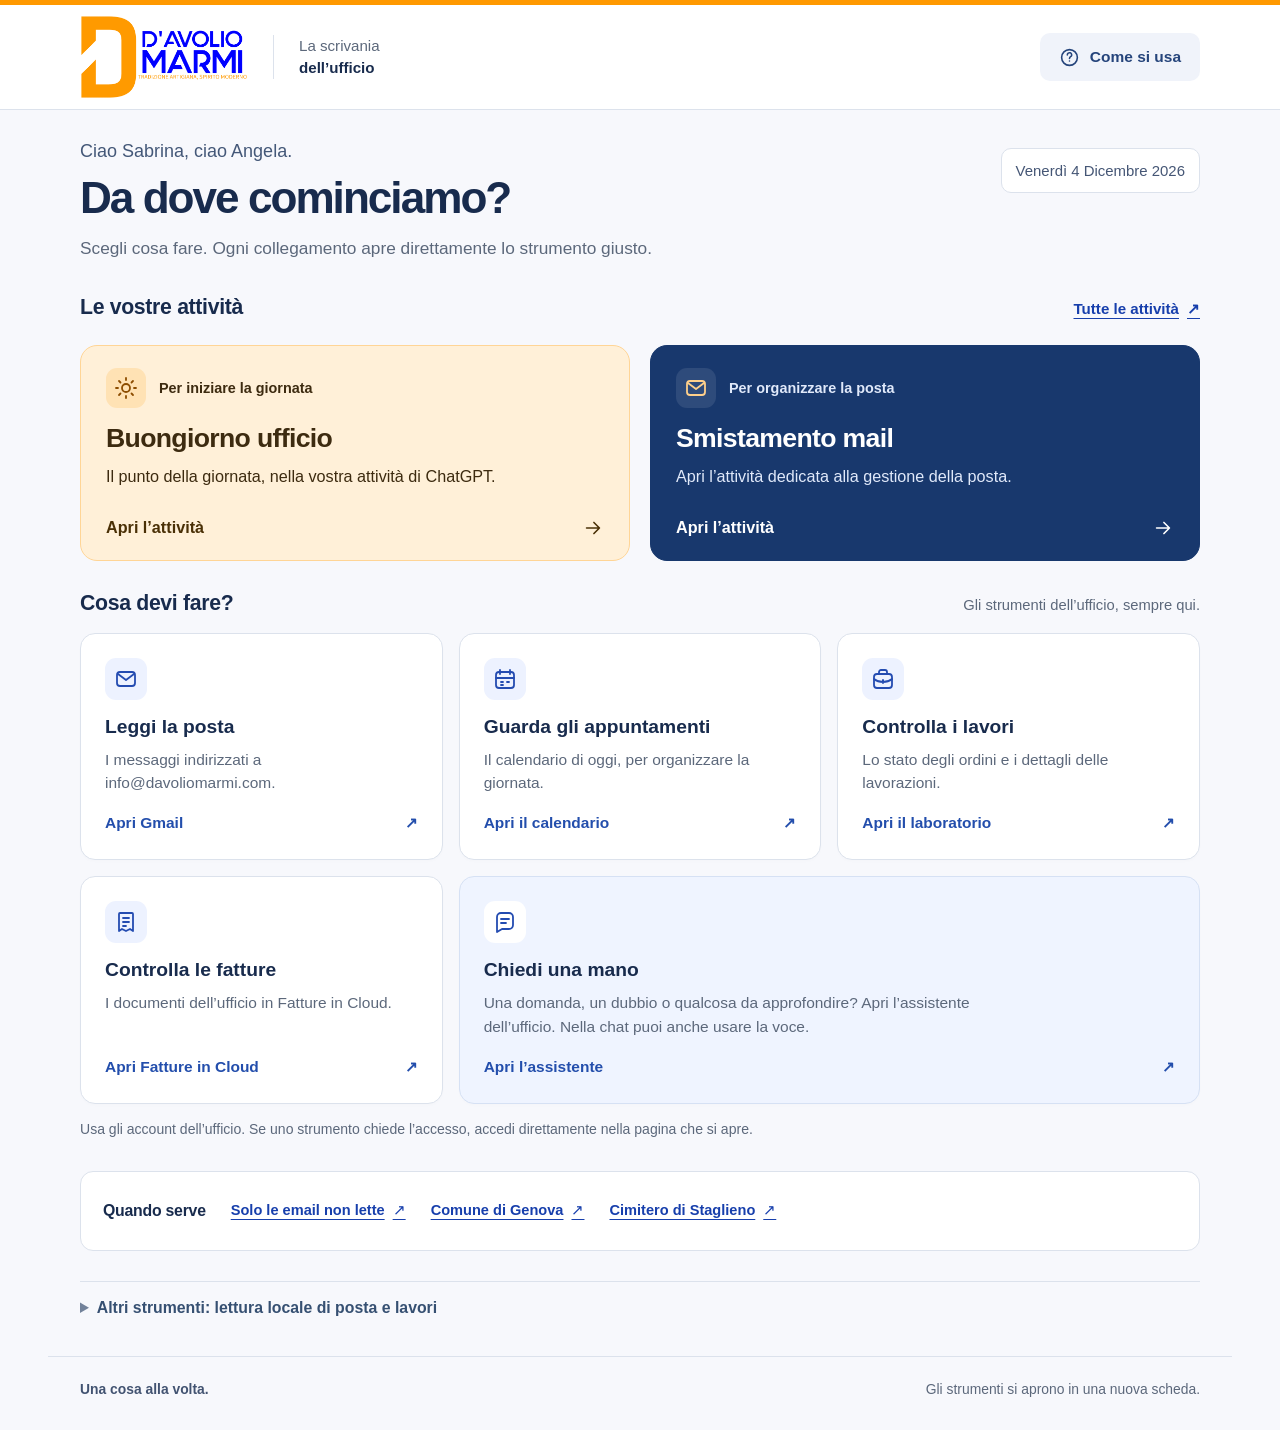
<file: index.html>
<!doctype html>
<html lang="it">
<head>
  <meta charset="utf-8">
  <meta name="viewport" content="width=device-width, initial-scale=1">
  <title>La scrivania dell’ufficio · D’Avolio Marmi</title>
  <meta name="description" content="Le attività di Sabrina e Angela: briefing, posta, appuntamenti, laboratorio, fatture e assistente, a portata di mano.">
  <link rel="icon" href="favicon.svg" type="image/svg+xml">
  <link rel="stylesheet" href="styles.css?v=20261020-1">
  <script src="app.js?v=20261020-1" defer></script>
  <script type="module" src="completed.js?v=20261020-1"></script>
  <script type="module" src="mail.js"></script>
  <script type="module" src="workspace.js"></script>
</head>
<body>
<a class="skip-link" href="#main-content">Vai alle attività</a>
<svg class="icon-library" aria-hidden="true" xmlns="http://www.w3.org/2000/svg">
  <symbol id="icon-sun" viewBox="0 0 24 24"><circle cx="12" cy="12" r="4"/><path d="M12 2v2m0 16v2M2 12h2m16 0h2M5 5l1.5 1.5m11 11L19 19M5 19l1.5-1.5m11-11L19 5"/></symbol>
  <symbol id="icon-mail" viewBox="0 0 24 24"><rect x="3" y="5" width="18" height="14" rx="3"/><path d="m4 7 8 6 8-6"/></symbol>
  <symbol id="icon-calendar" viewBox="0 0 24 24"><rect x="3" y="5" width="18" height="16" rx="3"/><path d="M7 3v4m10-4v4M3 11h18m-13 4h2m4 0h2m-8 3h2"/></symbol>
  <symbol id="icon-work" viewBox="0 0 24 24"><rect x="3" y="7" width="18" height="14" rx="3"/><path d="M8 7V5a2 2 0 0 1 2-2h4a2 2 0 0 1 2 2v2M3 12c5 4 13 4 18 0m-9 1v3"/></symbol>
  <symbol id="icon-invoice" viewBox="0 0 24 24"><path d="M6 3h12a1 1 0 0 1 1 1v17l-3-2-4 2-4-2-3 2V4a1 1 0 0 1 1-1Z"/><path d="M9 8h6m-6 4h6m-6 4h3"/></symbol>
  <symbol id="icon-chat" viewBox="0 0 24 24"><path d="M20 15a4 4 0 0 1-4 4H9l-5 3V7a4 4 0 0 1 4-4h8a4 4 0 0 1 4 4Z"/><path d="M8 9h8m-8 4h5"/></symbol>
  <symbol id="icon-arrow" viewBox="0 0 24 24"><path d="M5 12h14m-6-6 6 6-6 6"/></symbol>
  <symbol id="icon-help" viewBox="0 0 24 24"><circle cx="12" cy="12" r="9"/><path d="M9.5 9a2.5 2.5 0 1 1 4.5 1.5c-1.2.8-2 1.1-2 2.5m0 3h.01"/></symbol>
</svg>

<header class="site-header">
  <div class="page header-inner">
    <a class="brand" href="./" aria-label="D’Avolio Marmi, pagina iniziale"><img src="logo-davolio.png" alt="D’Avolio Marmi" width="180" height="90"><span>La scrivania<br><strong>dell’ufficio</strong></span></a>
    <button class="help-button" id="open-settings" aria-haspopup="dialog"><svg class="icon" aria-hidden="true"><use href="#icon-help"/></svg><span>Come si usa</span></button>
  </div>
</header>

<main id="main-content" class="page">
  <section class="intro" aria-labelledby="page-title">
    <div><p class="hello">Ciao Sabrina, ciao Angela.</p><h1 id="page-title">Da dove cominciamo?</h1><p class="intro-note">Scegli cosa fare. Ogni collegamento apre direttamente lo strumento giusto.</p></div>
    <time id="today-date" class="today-date"></time>
  </section>

  <section class="activities" aria-labelledby="activities-title">
    <div class="section-heading"><h2 id="activities-title">Le vostre attività</h2><a class="quiet-link" href="https://chatgpt.com/tasks" target="_blank" rel="noopener noreferrer">Tutte le attività <span aria-hidden="true">↗</span></a></div>
    <div class="scheduled-grid">
      <a class="activity-card morning-card" data-activity="first" href="https://chatgpt.com/scheduled?automationId=6ad37ff090f88191a7d5e3232a583459&amp;automationSource=cloud" target="_blank" rel="noopener noreferrer">
        <div class="card-top"><span class="activity-icon"><svg class="icon" aria-hidden="true"><use href="#icon-sun"/></svg></span><span class="card-kicker">Per iniziare la giornata</span></div>
        <h3>Buongiorno ufficio</h3><p>Il punto della giornata, nella vostra attività di ChatGPT.</p>
        <span class="card-action">Apri l’attività <svg class="icon" aria-hidden="true"><use href="#icon-arrow"/></svg></span><span class="sr-only">Si apre in una nuova scheda.</span>
      </a>
      <a class="activity-card mail-activity-card" data-activity="second" href="https://chatgpt.com/scheduled?automationId=6ad24306d56c81919b1717c7b602bcdf&amp;automationSource=cloud" target="_blank" rel="noopener noreferrer">
        <div class="card-top"><span class="activity-icon"><svg class="icon" aria-hidden="true"><use href="#icon-mail"/></svg></span><span class="card-kicker">Per organizzare la posta</span></div>
        <h3>Smistamento mail</h3><p>Apri l’attività dedicata alla gestione della posta.</p>
        <span class="card-action">Apri l’attività <svg class="icon" aria-hidden="true"><use href="#icon-arrow"/></svg></span><span class="sr-only">Si apre in una nuova scheda.</span>
      </a>
    </div>
  </section>

  <section class="daily-tools" aria-labelledby="tools-title">
    <div class="section-heading"><h2 id="tools-title">Cosa devi fare?</h2><p>Gli strumenti dell’ufficio, sempre qui.</p></div>
    <nav class="tools-grid" aria-label="Accessi diretti agli strumenti dell’ufficio">
      <a class="tool-card" data-tool="mail" href="https://mail.google.com/mail/?authuser=davoliomarmi%40gmail.com#search/to%3Ainfo%40davoliomarmi.com" target="_blank" rel="noopener noreferrer">
        <span class="tool-icon"><svg class="icon" aria-hidden="true"><use href="#icon-mail"/></svg></span><h3>Leggi la posta</h3><p>I messaggi indirizzati a<br><span class="email-address">info@davoliomarmi.com</span>.</p><span class="tool-action">Apri Gmail <span aria-hidden="true">↗</span></span><span class="sr-only">Si apre in una nuova scheda.</span>
      </a>
      <a class="tool-card" data-tool="calendar" href="https://calendar.google.com/calendar/r/day?authuser=davoliomarmi%40gmail.com" target="_blank" rel="noopener noreferrer">
        <span class="tool-icon"><svg class="icon" aria-hidden="true"><use href="#icon-calendar"/></svg></span><h3>Guarda gli appuntamenti</h3><p>Il calendario di oggi, per organizzare la giornata.</p><span class="tool-action">Apri il calendario <span aria-hidden="true">↗</span></span><span class="sr-only">Si apre in una nuova scheda.</span>
      </a>
      <a class="tool-card" data-tool="laboratory" href="https://laboratorio-davolio.roberto81.chatgpt.site/" target="_blank" rel="noopener noreferrer">
        <span class="tool-icon"><svg class="icon" aria-hidden="true"><use href="#icon-work"/></svg></span><h3>Controlla i lavori</h3><p>Lo stato degli ordini e i dettagli delle lavorazioni.</p><span class="tool-action">Apri il laboratorio <span aria-hidden="true">↗</span></span><span class="sr-only">Si apre in una nuova scheda.</span>
      </a>
      <a class="tool-card" data-tool="invoices" href="https://secure.fattureincloud.it/" target="_blank" rel="noopener noreferrer">
        <span class="tool-icon"><svg class="icon" aria-hidden="true"><use href="#icon-invoice"/></svg></span><h3>Controlla le fatture</h3><p>I documenti dell’ufficio in Fatture in Cloud.</p><span class="tool-action">Apri Fatture in Cloud <span aria-hidden="true">↗</span></span><span class="sr-only">Si apre in una nuova scheda.</span>
      </a>
      <a class="tool-card assistant-card" data-tool="assistant" href="https://chatgpt.com/c/6ad330e7-4018-83ed-8d60-b1390e1636af" target="_blank" rel="noopener noreferrer">
        <span class="tool-icon"><svg class="icon" aria-hidden="true"><use href="#icon-chat"/></svg></span><h3>Chiedi una mano</h3><p>Una domanda, un dubbio o qualcosa da approfondire? Apri l’assistente dell’ufficio. Nella chat puoi anche usare la voce.</p><span class="tool-action">Apri l’assistente <span aria-hidden="true">↗</span></span><span class="sr-only">Si apre in una nuova scheda.</span>
      </a>
    </nav>
    <p class="account-note">Usa gli account dell’ufficio. Se uno strumento chiede l’accesso, accedi direttamente nella pagina che si apre.</p>
  </section>

  <section class="shortcuts" aria-labelledby="shortcuts-title"><h2 id="shortcuts-title">Quando serve</h2><div class="shortcut-links">
    <a data-shortcut="unread" href="https://mail.google.com/mail/?authuser=davoliomarmi%40gmail.com#search/to%3Ainfo%40davoliomarmi.com%20is%3Aunread" target="_blank" rel="noopener noreferrer">Solo le email non lette <span aria-hidden="true">↗</span></a>
    <a href="https://www.comune.genova.it/" target="_blank" rel="noopener noreferrer">Comune di Genova <span aria-hidden="true">↗</span></a>
    <a href="https://staglieno.comune.genova.it/" target="_blank" rel="noopener noreferrer">Cimitero di Staglieno <span aria-hidden="true">↗</span></a>
  </div></section>

  <details id="local-reading" class="optional-tools">
    <summary>Altri strumenti: lettura locale di posta e lavori</summary>
    <div class="optional-content">
      <h2>Visualizza gli elenchi in questa pagina</h2><p class="note">Funzione opzionale per Chrome con l’estensione già configurata. I collegamenti alle attività e agli strumenti qui sopra sono subito utilizzabili.</p>
      <button class="primary" id="read-workspace">Leggi posta e lavori</button><p id="workspace-status" role="status">La lettura locale non è stata eseguita.</p>
      <details class="browser-help"><summary>Configurare la lettura locale</summary><ol><li><a href="estensione-ufficio.zip" download>Scarica l’estensione Ufficio</a> ed estrai lo ZIP in una cartella da conservare.</li><li>In Chrome apri <b>chrome://extensions</b>, attiva <b>Modalità sviluppatore</b> e scegli <b>Carica estensione non pacchettizzata</b>. Seleziona la cartella con <b>manifest.json</b>.</li><li>Ricarica questa pagina, Gmail e il laboratorio. In Gmail usa <b>davoliomarmi@gmail.com</b>.</li><li>Mostra le liste da leggere nelle schede e premi <b>Leggi posta e lavori</b>.</li></ol><p class="note">Sono lette solo le righe visibili. I dati restano nella memoria di questa pagina fino alla ricarica e non vengono inviati al sito.</p></details>
      <div class="office-columns">
        <section id="completed-section" class="panel completed-section" aria-labelledby="completed-title">
          <div class="section-head"><div><h3 id="completed-title">Lavori terminati <span class="count" id="completed-count">—</span></h3><p class="note">Righe lette dalla scheda del laboratorio</p></div><div class="button-row no-print"><button class="secondary" id="refresh-completed">Rileggi le schede</button><button class="primary" id="print-completed" disabled>Stampa lista</button></div></div>
          <p id="completed-status" role="status">Nessuna lettura eseguita.</p><p class="note no-print">Solo i lavori completati nelle righe visibili: filtri, pagine successive e righe nascoste possono rendere la lista parziale.</p><p class="invoice-warning">La verifica delle fatture resta da effettuare in Fatture in Cloud.</p>
          <label class="completed-search no-print">Cerca numero, cliente o riferimento<input id="completed-search" type="search" placeholder="Numero o nome del cliente"></label><p id="completed-filter" class="note"></p>
          <div class="completed-table-wrap"><table class="completed-table"><thead><tr><th>Ordine / cliente</th><th>Completato il</th><th>Lavoro / riferimento</th><th>Controllo fattura</th></tr></thead><tbody id="completed-rows"></tbody></table></div><p id="completed-empty" hidden>Nessun lavoro letto.</p><p class="note print-only" id="printed-at"></p>
        </section>
        <section id="mail-section" class="panel mail-section" aria-labelledby="mail-title">
          <div class="section-head"><div><h3 id="mail-title">Posta letta in Gmail <span class="count" id="mail-count">—</span></h3></div><span class="mail-state" id="mail-state">Lettura non eseguita</span></div><button class="secondary" id="refresh-mail">Rileggi le schede</button>
          <p id="mail-status" role="status">Nessuna mail letta da questa pagina.</p><p id="mail-context" class="note">Viene letta la cartella o ricerca aperta in Gmail.</p><div id="mail-items" class="mail-items" aria-label="Messaggi letti dalla scheda Gmail"></div><p id="mail-empty" class="note" hidden>La vista Gmail letta indica un elenco vuoto. Potrebbero esserci messaggi in altre cartelle o ricerche.</p><p class="note">La lettura non apre i messaggi e non ne modifica lo stato letto.</p>
        </section>
      </div>
    </div>
  </details>
</main>

<footer class="page site-footer"><p>Una cosa alla volta.</p><span>Gli strumenti si aprono in una nuova scheda.</span></footer>

<dialog id="settings" aria-labelledby="settings-title">
  <div class="dialog-head"><h2 id="settings-title">Una mano per cominciare</h2><button class="close" data-close="settings" aria-label="Chiudi l’aiuto">×</button></div>
  <ol class="quick-guide"><li><strong>Inizia da un’attività.</strong> «Buongiorno ufficio» e «Smistamento mail» aprono direttamente le due attività in ChatGPT.</li><li><strong>Apri lo strumento che ti serve.</strong> Posta, appuntamenti, laboratorio e fatture hanno ciascuno il proprio pulsante.</li><li><strong>Se hai un dubbio, chiedi una mano.</strong> L’assistente si apre nella chat dell’ufficio. Puoi scrivere oppure usare la voce, se disponibile.</li></ol>
  <a class="button primary" href="https://chatgpt.com/c/6ad330e7-4018-83ed-8d60-b1390e1636af" target="_blank" rel="noopener noreferrer">Apri l’assistente dell’ufficio <span aria-hidden="true">↗</span></a>
  <div class="setting-row"><span>Preferisci un testo più grande?</span><button class="secondary" id="large-text" aria-pressed="false">A+ Testo più grande</button></div>
  <details class="help-section"><summary>Voce e promemoria su questo PC</summary><p>Per parlare con l’assistente usa il pulsante della voce dentro ChatGPT. Qui puoi ascoltare le istruzioni o attivare un promemoria locale.</p><label class="field-label" for="voice-choice">Voce italiana</label><select id="voice-choice"><option value="">Voce italiana automatica</option></select><div class="button-row"><button class="secondary" id="read-report">Ascolta le istruzioni</button><button class="secondary" id="test-voice">Prova la voce</button><button class="secondary" id="stop-voice">Ferma la voce</button></div><button class="primary" id="toggle-reminders" aria-pressed="false">Attiva i promemoria vocali</button><p id="reminder-status" role="status">Promemoria vocali disattivati.</p><p class="note">Se attivi, ricordano di aprire i briefing ogni due ore, dalle 08:00 alle 18:59, con un saluto alle 08:30 (ora italiana). Funzionano mentre pagina e PC sono attivi, con audio acceso; vanno riattivati dopo aver riaperto la pagina. Non leggono le novità dei programmi.</p></details>
  <details class="help-section"><summary>Aprire la scrivania all’avvio di Windows</summary><ol><li><a href="Apri-Ufficio.url" download>Scarica il collegamento Ufficio.</a></li><li>Premi <b>Windows + R</b>, scrivi <b>shell:startup</b> e premi Invio.</li><li>Copia il file <b>Apri-Ufficio.url</b> nella cartella aperta.</li></ol><p class="note">Dopo l’accesso a Windows, la scrivania si aprirà nel browser predefinito.</p></details>
  <p class="note">La scrivania apre gli strumenti e le attività esistenti. Le informazioni aggiornate si consultano nelle rispettive pagine; questa schermata non mostra una sincronizzazione automatica.</p>
  <div class="dialog-end"><button class="primary" data-close="settings">Torna alla scrivania</button></div>
</dialog>

<dialog id="order-dialog" aria-labelledby="order-dialog-title"><div class="dialog-head"><h2 id="order-dialog-title">Dettaglio lavoro</h2><button class="close" data-close="order-dialog" aria-label="Chiudi il dettaglio">×</button></div><div id="order-content"></div><a class="button secondary" href="https://laboratorio-davolio.roberto81.chatgpt.site/" target="_blank" rel="noopener noreferrer">Apri il laboratorio</a></dialog>
<aside class="toast" id="reminder-toast" role="status" hidden><strong>Ciao Sabrina, ciao Angela.</strong><p id="reminder-message"></p><button class="secondary" id="dismiss-reminder">Ho letto</button></aside>
</body>
</html>
</file>
<file: styles.css>
:root {
  font-family: "Segoe UI", Arial, sans-serif;
  font-size: 18px;
  line-height: 1.55;
  color: #182b4d;
  background: #f7f8fc;
  --blue: #0000e6;
  --orange: #ff9900;
  --ink: #182b4d;
  --muted: #5c687b;
  --line: #dce2ec;
}
* { box-sizing: border-box; }
body { margin: 0; border-top: 5px solid var(--orange); }
a { color: #173fac; text-underline-offset: 4px; }
button, input, select, textarea { font: inherit; }
button, a, summary { -webkit-tap-highlight-color: transparent; touch-action: manipulation; }
button, .button { min-height: 48px; padding: 12px 19px; border: 0; border-radius: 10px; font-weight: 650; cursor: pointer; display: inline-flex; align-items: center; justify-content: center; gap: 10px; text-decoration: none; line-height: 1.4; }
button:disabled { cursor: default; opacity: .55; }
button:hover:not(:disabled), .button:hover { filter: brightness(.97); }
a:focus-visible, button:focus-visible, summary:focus-visible, input:focus-visible, select:focus-visible { outline: 3px solid var(--blue); outline-offset: 5px; }
.page { width: min(100%, 1184px); margin-inline: auto; padding-inline: 32px; }
.icon-library { position: absolute; width: 0; height: 0; overflow: hidden; }
.icon { width: 24px; height: 24px; fill: none; stroke: currentColor; stroke-width: 1.8; stroke-linecap: round; stroke-linejoin: round; flex-shrink: 0; }
.sr-only { position: absolute; width: 1px; height: 1px; padding: 0; margin: -1px; overflow: hidden; clip-path: inset(50%); white-space: nowrap; border: 0; }
.skip-link { position: fixed; top: 12px; left: 12px; z-index: 20; padding: 12px 18px; border-radius: 8px; background: white; transform: translateY(-160%); }
.skip-link:focus { transform: translateY(0); }
.site-header { background: white; border-bottom: 1px solid var(--line); }
.header-inner { min-height: 104px; display: flex; justify-content: space-between; align-items: center; gap: 24px; }
.brand { display: flex; align-items: center; gap: 25px; color: var(--ink); text-decoration: none; }
.brand img { display: block; width: 168px; height: auto; }
.brand > span { border-left: 1px solid var(--line); padding-left: 25px; font-size: .84rem; color: var(--muted); line-height: 1.45; }
.brand strong { color: var(--ink); font-weight: 650; }
.help-button { background: #f0f3fa; color: #25447b; font-size: .86rem; }
.help-button .icon { width: 21px; height: 21px; }
.intro { display: flex; align-items: center; justify-content: space-between; gap: 28px; padding-block: 28px 24px; }
.hello { color: #445878; font-size: 1rem; margin: 0 0 6px; }
h1 { margin: 0; font-size: clamp(1.85rem, 3.8vw, 2.45rem); line-height: 1.17; letter-spacing: -.045em; font-weight: 720; }
.intro-note { color: var(--muted); margin: 12px 0 0; font-size: .96rem; max-width: 620px; }
.today-date { font-size: .83rem; color: #455675; border: 1px solid var(--line); border-radius: 10px; padding: 10px 14px; background: white; white-space: nowrap; text-transform: capitalize; align-self: flex-start; margin-top: 10px; }
.section-heading { display: flex; align-items: baseline; justify-content: space-between; gap: 16px; margin-bottom: 15px; }
h2 { font-size: 1.18rem; line-height: 1.35; letter-spacing: -.015em; margin: 0; font-weight: 680; }
.section-heading > p { color: var(--muted); font-size: .82rem; margin: 0; }
.quiet-link { min-height: 44px; display: inline-flex; align-items: center; gap: 8px; font-size: .84rem; font-weight: 600; }
.scheduled-grid { display: grid; grid-template-columns: repeat(2, minmax(0, 1fr)); gap: 20px; }
.activity-card { display: flex; flex-direction: column; text-decoration: none; min-width: 0; min-height: 216px; padding: 22px 25px 20px; border-radius: 17px; border: 1px solid transparent; transition: box-shadow .15s, transform .15s; }
.activity-card:hover { transform: translateY(-2px); box-shadow: 0 9px 22px #18335916; }
.morning-card { color: #3d2b10; background: #fff0d8; border-color: #ffd596; }
.mail-activity-card { color: white; background: #18386d; border-color: #18386d; }
.card-top { display: flex; align-items: center; gap: 13px; margin-bottom: 14px; }
.activity-icon { display: inline-flex; align-items: center; justify-content: center; width: 40px; height: 40px; border-radius: 11px; background: #ff99002b; color: #8d4d00; }
.mail-activity-card .activity-icon { background: #ffffff18; color: #ffd08b; }
.card-kicker { font-size: .8rem; font-weight: 600; }
.mail-activity-card .card-kicker { color: #e0e9fa; }
.activity-card h3 { font-size: 1.48rem; line-height: 1.22; letter-spacing: -.025em; margin: 0 0 9px; font-weight: 680; }
.activity-card > p { font-size: .9rem; margin: 0 0 16px; line-height: 1.5; }
.mail-activity-card > p { color: #e0e9fa; }
.card-action { display: flex; align-items: center; justify-content: space-between; gap: 16px; margin-top: auto; font-size: .9rem; font-weight: 700; }
.morning-card .card-action { color: #4a3006; }
.card-action .icon { width: 22px; height: 22px; }
.daily-tools { margin-top: 28px; }
.tools-grid { display: grid; grid-template-columns: repeat(3, minmax(0, 1fr)); gap: 16px; }
.tool-card { display: flex; flex-direction: column; align-items: flex-start; min-width: 0; min-height: 224px; padding: 24px; background: white; border: 1px solid var(--line); border-radius: 15px; text-decoration: none; color: var(--ink); box-shadow: 0 2px 3px #243b5b03; transition: border-color .15s, box-shadow .15s, transform .15s; }
.tool-card:hover { border-color: #829bd3; box-shadow: 0 8px 20px #1b36520a; transform: translateY(-2px); }
.tool-icon { display: inline-flex; align-items: center; justify-content: center; width: 42px; height: 42px; background: #edf2ff; color: #244cb1; border-radius: 11px; margin-bottom: 14px; }
.tool-card h3 { font-size: 1.07rem; line-height: 1.35; margin: 0 0 8px; font-weight: 680; }
.tool-card > p { font-size: .86rem; color: var(--muted); line-height: 1.5; margin: 0 0 17px; }
.tool-action { display: flex; align-items: center; justify-content: space-between; gap: 14px; width: 100%; margin-top: auto; font-size: .86rem; font-weight: 650; color: #234eac; }
.email-address { overflow-wrap: anywhere; }
.assistant-card { grid-column: span 2; background: #eff4ff; border-color: #d6e1f4; }
.assistant-card .tool-icon { background: white; }
.assistant-card > p { max-width: 560px; }
.account-note { font-size: .78rem; color: var(--muted); margin: 15px 0 0; }
.shortcuts { margin-block: 30px; padding: 19px 22px; border: 1px solid var(--line); border-radius: 13px; background: #fff; display: flex; align-items: center; gap: 25px; }
.shortcuts h2 { font-size: .88rem; flex-shrink: 0; }
.shortcut-links { display: flex; flex-wrap: wrap; gap: 8px 25px; }
.shortcut-links a { display: inline-flex; align-items: center; gap: 8px; min-height: 40px; font-size: .81rem; font-weight: 550; }
.optional-tools { border-top: 1px solid var(--line); margin-block: 8px 20px; }
summary { cursor: pointer; min-height: 54px; padding: 14px 0; font-weight: 600; font-size: .88rem; color: #365072; }
summary::marker { color: #72829a; }
.optional-content { padding: 14px 0 22px; }
.optional-content > h2 { margin-bottom: 10px; }
.optional-content > .primary { margin-top: 18px; }
.note { color: var(--muted); font-size: .83rem; line-height: 1.55; margin: 12px 0; }
.browser-help { padding: 5px 17px; margin-block: 18px; background: #fff; border: 1px solid var(--line); border-radius: 10px; }
.browser-help li { margin-block: 12px; font-size: .88rem; }
.primary { background: var(--orange); color: #332407; }
.secondary { background: #eaf0fc; color: #23458c; }
.site-footer { display: flex; align-items: center; justify-content: space-between; gap: 20px; padding-block: 22px 30px; border-top: 1px solid var(--line); font-size: .77rem; color: var(--muted); }
.site-footer p { margin: 0; font-weight: 650; color: #425371; }
dialog { border: 0; border-radius: 18px; padding: 28px; width: min(700px, calc(100% - 32px)); max-height: 88dvh; overflow: auto; color: var(--ink); background: white; box-shadow: 0 20px 70px #10274433; }
dialog::backdrop { background: #14274488; }
.dialog-head { display: flex; justify-content: space-between; align-items: center; gap: 20px; margin-bottom: 18px; }
.dialog-head h2 { font-size: 1.35rem; }
.close { background: #f0f3f9; color: var(--ink); font-size: 1.6rem; padding: 0; min-width: 46px; min-height: 46px; }
.quick-guide { padding-left: 24px; margin-bottom: 25px; }
.quick-guide li { font-size: .93rem; padding-left: 6px; margin-bottom: 15px; }
.quick-guide strong { display: block; margin-bottom: 3px; }
.setting-row { display: flex; justify-content: space-between; align-items: center; gap: 16px; padding-block: 22px; font-size: .91rem; }
.help-section { border-top: 1px solid var(--line); }
.help-section p, .help-section li { font-size: .9rem; }
.help-section li { margin-block: 10px; }
.help-section .note { font-size: .8rem; }
.field-label { display: block; font-weight: 600; font-size: .88rem; margin: 14px 0 8px; }
select, input { border: 1px solid #9ca9bf; border-radius: 8px; background: white; color: var(--ink); padding: 12px; }
select { width: 100%; }
.button-row { display: flex; gap: 9px; flex-wrap: wrap; margin-block: 14px; }
.button-row button { font-size: .84rem; }
.dialog-end { display: flex; justify-content: flex-end; padding-top: 16px; margin-top: 16px; border-top: 1px solid var(--line); }
.toast { position: fixed; bottom: 22px; right: 22px; max-width: 430px; padding: 23px; border-radius: 14px; color: white; background: #18386d; box-shadow: 0 10px 35px #152e5430; z-index: 10; }
.toast p { font-size: .92rem; }
.office-columns { display: grid; grid-template-columns: repeat(2, minmax(0, 1fr)); gap: 18px; margin-top: 22px; }
.panel { min-width: 0; background: white; padding: 22px; border: 1px solid var(--line); border-radius: 12px; }
.completed-section { border-top: 4px solid var(--orange); }
.mail-section { border-top: 4px solid #244cb1; }
.panel h3 { margin: 0; font-size: 1.05rem; }
.section-head { display: flex; justify-content: space-between; align-items: center; gap: 12px; flex-wrap: wrap; }
.count { display: inline-block; min-width: 28px; border-radius: 16px; padding: 2px 8px; font-size: .8rem; color: #23458c; background: #edf2ff; text-align: center; }
.invoice-warning { background: #fff2dc; color: #694206; border-radius: 8px; padding: 12px; font-size: .85rem; }
.live-status { color: #1a6742; font-size: .88rem; }
.completed-search { display: block; font-size: .86rem; font-weight: 600; margin-block: 20px 12px; }
.completed-search input { width: 100%; display: block; margin-top: 8px; font-weight: 400; }
.completed-table-wrap { overflow: auto; }
.completed-table { width: 100%; border-collapse: collapse; font-size: .76rem; }
.completed-table td, .completed-table th { padding: 12px 8px; text-align: left; border-bottom: 1px solid var(--line); vertical-align: top; }
.completed-table th { background: #f0f3fa; }
.completed-table td { white-space: pre-line; overflow-wrap: anywhere; }
.text-button { padding: 0; min-height: 36px; color: #234eac; background: none; text-align: left; justify-content: flex-start; font-size: inherit; text-decoration: underline; }
.mail-state { font-size: .73rem; border-radius: 12px; padding: 4px 9px; background: #f0f3fa; color: var(--muted); }
.mail-items { max-height: 600px; overflow: auto; }
.mail-item { padding-block: 15px; border-top: 1px solid var(--line); overflow-wrap: anywhere; }
.mail-item h3 { font-size: .94rem; }
.mail-item p, .mail-item a { font-size: .82rem; }
.mail-item .mail-meta { color: var(--muted); font-size: .75rem; }
.print-only { display: none; }
[hidden] { display: none !important; }
html.large { font-size: 21px; }

@media (max-width: 960px) {
  .intro { flex-direction: column; align-items: flex-start; gap: 15px; padding-block: 28px; }
  .today-date { align-self: auto; margin: 0; padding: 6px 11px; font-size: .8rem; }
  .tools-grid { grid-template-columns: repeat(2, minmax(0, 1fr)); }
  .office-columns { grid-template-columns: 1fr; }
  .shortcuts { align-items: flex-start; flex-direction: column; gap: 8px; }
  .activity-card { padding: 22px; }
}
@media (max-width: 620px) {
  .page { padding-inline: 18px; }
  .header-inner { min-height: 95px; gap: 15px; }
  .brand img { width: 140px; }
  .brand > span { display: none; }
  .help-button { font-size: .8rem; padding: 10px 12px; gap: 7px; }
  .help-button .icon { width: 19px; height: 19px; }
  .intro { padding-top: 26px; }
  h1 { font-size: 1.95rem; }
  .hello { font-size: .91rem; }
  .intro-note { font-size: .9rem; }
  .section-heading { gap: 10px; }
  .section-heading > p { display: none; }
  h2 { font-size: 1.08rem; }
  .quiet-link { font-size: .78rem; }
  .scheduled-grid, .tools-grid { grid-template-columns: 1fr; gap: 13px; }
  .activity-card { min-height: 222px; padding: 22px; }
  .activity-card h3 { font-size: 1.4rem; }
  .tool-card { min-height: 200px; padding: 22px; }
  .assistant-card { grid-column: auto; }
  .daily-tools { margin-top: 29px; }
  .shortcuts { padding: 16px 18px; margin-block: 24px; }
  .shortcut-links { flex-direction: column; gap: 3px; }
  .site-footer { align-items: flex-start; flex-direction: column; gap: 5px; }
  dialog { padding: 22px; }
  .dialog-head h2 { font-size: 1.2rem; }
  .setting-row { align-items: flex-start; flex-direction: column; gap: 10px; }
  .toast { left: 16px; right: 16px; bottom: 16px; }
}
@media (prefers-reduced-motion: reduce) {
  *, *::before, *::after { transition: none !important; scroll-behavior: auto !important; }
}
@media print {
  @page { size: A4 landscape; margin: 12mm; }
  body { background: white; border: 0; font-size: 10pt; }
  .skip-link, .help-button, dialog, .toast { display: none !important; }
  .activity-card, .tool-card { break-inside: avoid; background: white !important; color: black !important; box-shadow: none; }
  .activity-card > p, .activity-card .card-kicker { color: black !important; }
  body:not(.print-orders) .optional-tools { display: none !important; }
  body.print-orders > :not(main), .print-orders main > :not(#local-reading), .print-orders #local-reading > summary, .print-orders .optional-content > :not(.office-columns), .print-orders .office-columns > :not(#completed-section), .print-orders .no-print { display: none !important; }
  .page { max-width: none; width: 100%; padding: 0; }
  .print-orders #local-reading, .print-orders #local-reading .optional-content, .print-orders .office-columns, .print-orders #completed-section { display: block !important; margin: 0; padding: 0; border: 0; }
  .print-orders #completed-section h3 { font-size: 18pt; }
  .completed-table { width: 100%; table-layout: fixed; font-size: 9pt; }
  .completed-table-wrap { overflow: visible; }
  .completed-table td, .completed-table th { border: 1px solid #999; padding: 7px; color: black; }
  .completed-table thead { display: table-header-group; }
  .completed-table tr { break-inside: avoid; }
  .completed-table .text-button { font: inherit; min-height: 0; color: black; text-decoration: none; }
  .invoice-warning { border: 1px solid #888; background: white; color: black; }
  .print-only { display: block; }
}
</file>
